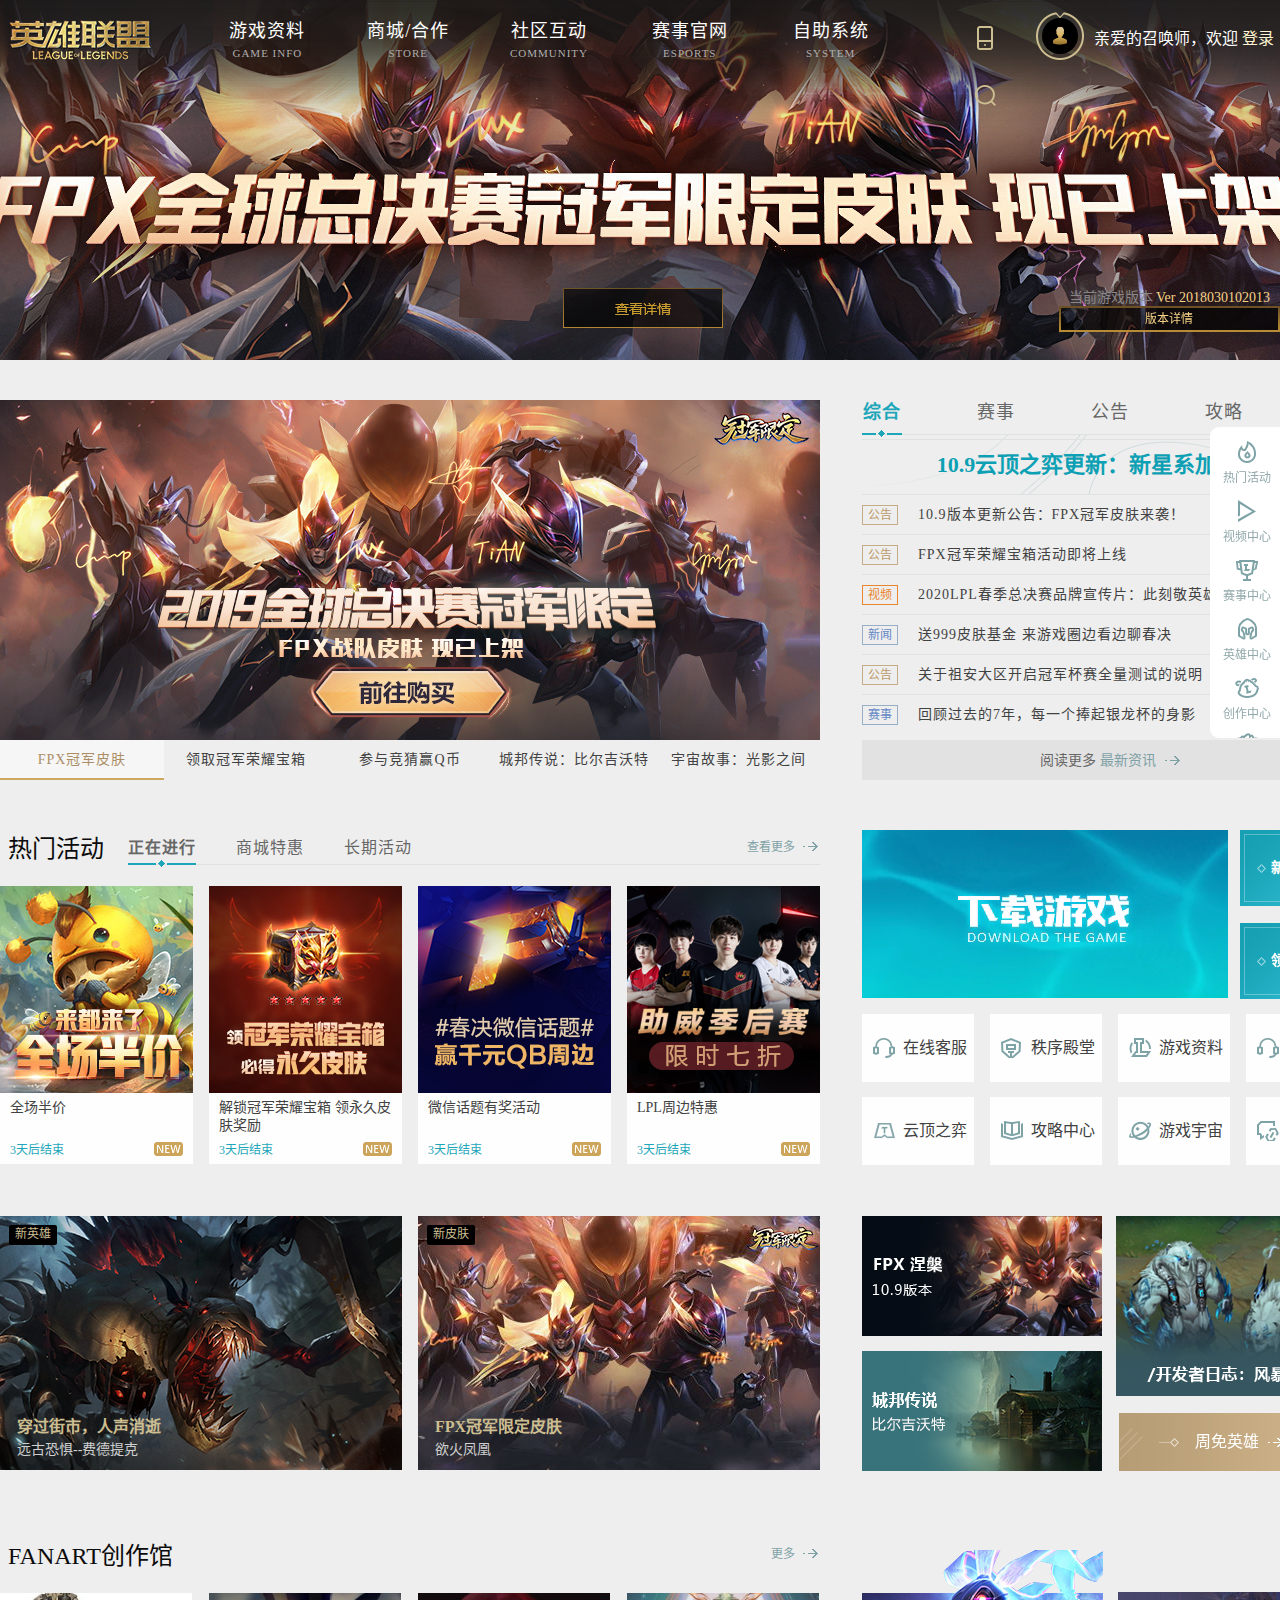
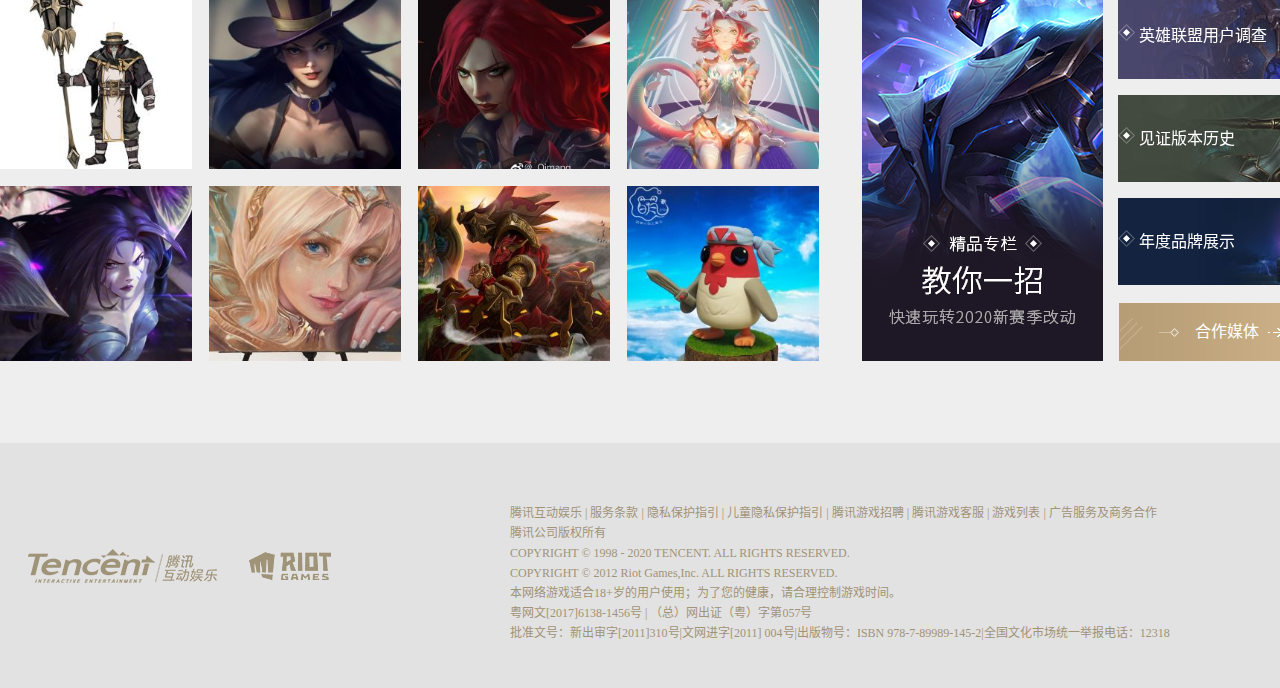
<file: 英雄联盟主页模仿/index.html>
<!DOCTYPE html>
<html lang="zh-CN">
<head>
    <meta charset="UTF-8">
    <meta name="viewport" content="width=device-width,target-densitydpi=high-dpi,initial-scale=1.0, minimum-scale=1.0, maximum-scale=1.0, user-scalable=no">
    <title>英雄联盟官网</title>
    <link rel="icon" href="./images/Icon.ico" type="image/x-icon" />
    <link rel="shortcut icon" href="./images/Icon.ico" type="image/x-icon"/>
    <link rel="stylesheet" href="css/icon.css">
    <link rel="stylesheet" href="css/animation.css">
    <link rel="stylesheet" href="css/head.css">
    <link rel="stylesheet" href="css/base.css">
    <link rel="stylesheet" href="css/topact.css">
    <link rel="stylesheet" href="css/zoombox.css">
    <link rel="stylesheet" href="css/rightnav-bar.css">
    <link rel="stylesheet" href="css/footwrap.css">
</head>
<body>
    <!--    页头-->
    <div id="head">
        <div id="head-normal">
            <a id="head-logo" href="javascript:void(0)">
                <img src="images/logo-public.png" width="167" height="60" alt="英雄联盟logo">
            </a>
            <ul id="head-nav">
                <li>
                    <a href="javascript:void(0)">
                        <span class="head-nav-title">游戏资料</span>
                        <span class="head-nav-alt">GAME INFO</span>
                    </a>
                </li>
                <li>
                    <a href="javascript:void(0)">
                        <span class="head-nav-title">商城/合作</span>
                        <span class="head-nav-alt">STORE</span>
                    </a>
                </li>
                <li>
                    <a href="javascript:void(0)">
                        <span class="head-nav-title">社区互动</span>
                        <span class="head-nav-alt">COMMUNITY</span>
                    </a>
                </li>
                <li>
                    <a href="javascript:void(0)">
                        <span class="head-nav-title">赛事官网</span>
                        <span class="head-nav-alt">ESPORTS</span>
                    </a>
                </li>
                <li>
                    <a href="javascript:void(0)">
                        <span class="head-nav-title">自助系统</span>
                        <span class="head-nav-alt">SYSTEM</span>
                    </a>
                </li>
            </ul>
            <div id="head-userinfo">
                <div id="head-userinfo-img">
                    <img width="36" height="36" src="images/user.png" alt="用户头像">
                    <a id="head-userinfo-img-href" href="javascript:void(0)"></a>
                </div>
                <div id="head-userinfo-text">
                    <p>亲爱的召唤师，欢迎<a style="font-weight: 500" href="javascript:void(0)"> 登录</a></p>
                </div>
            </div>
            <div id="client-dl">
                <a href="javascript:void(0)"></a>
            </div>
            <div id="search">
                <a href="javascript:void(0)"></a>
            </div>
            <div id="client-hover">
                <i id="client-hover-i">
                    <img id="client-hover-img1" src="images/RickAndMorty.gif" width="119" height="119" alt="">
                </i>
                <p id="client-hover-p">HELLO!</p>
                <img id="client-hover-img2" src="images/polo.gif" width="50" height="50" alt="魄罗">
            </div>
        </div>
        <div id="head-subnav">
            <div id="head-subnav-outside">
                <ul id="subnav-ul">
                    <li class="subnav-li">
                        <a class="subnav-a" href="javascript:void(0)">游戏下载</a>
                        <a class="subnav-a" href="javascript:void(0)">新手指引</a>
                        <a class="subnav-a" href="javascript:void(0)">资料库</a>
                        <a class="subnav-a" href="javascript:void(0)">
                            <i class="subnav-icon1"></i>
                            云顶之弈
                        </a>
                        <a class="subnav-a" href="javascript:void(0)">
                            <i class="subnav-icon1"></i>
                            攻略中心
                        </a>
                        <a class="subnav-a" href="javascript:void(0)">开发者基地</a>
                        <a class="subnav-a" href="javascript:void(0)">海克斯战利品库</a>
                        <a class="subnav-a" href="javascript:void(0)">英雄联盟宇宙</a>
                    </li>
                    <li class="subnav-li">
                        <a class="subnav-a" href="javascript:void(0)">电卷充值</a>
                        <a class="subnav-a" href="javascript:void(0)">
                            <i class="subnav-icon2"></i>
                            道具城
                        </a>
                        <a class="subnav-a" href="javascript:void(0)">周边商城</a>
                        <a class="subnav-a" href="javascript:void(0)">LOL桌游</a>
                        <a class="subnav-a" href="javascript:void(0)">LOL信用卡</a>
                        <a class="subnav-a" href="javascript:void(0)">网吧特权</a>
                        <a class="subnav-a" href="javascript:void(0)">电竞小说</a>
                        <a style="height: 30px;line-height: 15px" class="subnav-a" href="javascript:void(0)">Imitate by 2018030102013</a>
                    </li>
                    <li class="subnav-li">
                        <a class="subnav-a" href="javascript:void(0)">官方社区</a>
                        <a class="subnav-a" href="javascript:void(0)">视频中心</a>
                        <a class="subnav-a" href="javascript:void(0)">官方论坛</a>
                        <a class="subnav-a" href="javascript:void(0)">官方微信</a>
                        <a class="subnav-a" href="javascript:void(0)">官方微博</a>
                        <a class="subnav-a" href="javascript:void(0)">玩家创作馆</a>
                        <a class="subnav-a" href="javascript:void(0)">
                            <i class="subnav-icon1"></i>
                            作者入驻计划
                        </a>
                        <a class="subnav-a" href="javascript:void(0)">玩家服务</a>
                    </li>
                    <li class="subnav-li">
                        <a class="subnav-a" href="javascript:void(0)">
                            <i class="subnav-icon2"></i>
                            LPL职业联赛
                        </a>
                        <a class="subnav-a" href="javascript:void(0)">
                            <i class="subnav-icon2"></i>
                            LDL发展联赛
                        </a>
                        <a class="subnav-a" href="javascript:void(0)">全球总决赛</a>
                        <a class="subnav-a" href="javascript:void(0)">全明星赛</a>
                        <a class="subnav-a" href="javascript:void(0)">德玛西亚杯</a>
                        <a class="subnav-a" href="javascript:void(0)">季中冠军赛</a>
                        <a class="subnav-a" href="javascript:void(0)">洲际赛系列</a>
                        <a class="subnav-a" href="javascript:void(0)">全国高校联赛</a>
                    </li>
                    <li class="subnav-li">
                        <a class="subnav-a" href="javascript:void(0)">联系客服</a>
                        <a class="subnav-a" href="javascript:void(0)">
                            <i class="subnav-icon1"></i>
                            转区系统
                        </a>
                        <a class="subnav-a" href="javascript:void(0)">封号查询</a>
                        <a class="subnav-a" href="javascript:void(0)">账号注销</a>
                        <a class="subnav-a" href="javascript:void(0)">
                            <i class="subnav-icon1"></i>
                            信誉分系统
                        </a>
                        <a class="subnav-a" href="javascript:void(0)">服务器状态查询</a>
                        <a class="subnav-a" href="javascript:void(0)">秩序殿堂</a>
                        <a class="subnav-a" href="javascript:void(0)">
                            <i class="subnav-icon2"></i>
                            峡谷之巅
                        </a>
                    </li>
                </ul>
            </div>
        </div>
    </div>
    <!--    头部广告-->
    <div id="topact">
        <img id="topact-img" src="images/act.jpg" width="1920" height="360" alt="">
        <div id="topact-darkmask"></div>
        <div id="topact-text">
            <a id="topact-text-btn-detail" href=""></a>
            <div id="topact-text-version">
                <span id="version-title">当前游戏版本</span>
                <span id="version-number">Ver 2018030102013</span>
                <a id="version-detail" href="">版本详情</a>
            </div>
        </div>

    </div>
    <!--    首页内容-->
    <div id="zoombox">
        <div id="zoombox-part-one">
                <div id="zoombox-part-one-carousel">
                    <ul id="zoombox-part-one-carousel-list">
                        <li class="carousel-item"><a href=""><img src="images/lunbo1.jpeg" width="820" height="340" alt=""></a></li>
                        <li class="carousel-item"><a href=""><img src="images/lunbo2.jpeg" width="820" height="340" alt=""></a></li>
                        <li class="carousel-item"><a href=""><img src="images/lunbo3.jpeg" width="820" height="340" alt=""></a></li>
                        <li class="carousel-item"><a href=""><img src="images/lunbo4.jpeg" width="820" height="340" alt=""></a></li>
                        <li class="carousel-item"><a href=""><img src="images/lunbo5.jpeg" width="820" height="340" alt=""></a></li>
                    </ul>
                    <div id="zoombox-part-one-carousel-title">
                        <span class="carousel-title-item">FPX冠军皮肤</span>
                        <span class="carousel-title-item">领取冠军荣耀宝箱</span>
                        <span class="carousel-title-item">参与竞猜赢Q币</span>
                        <span class="carousel-title-item">城邦传说：比尔吉沃特</span>
                        <span class="carousel-title-item">宇宙故事：光影之间</span>
                    </div>
                </div>
                <div id="zoombox-part-one-newslist">
                    <div id="newslist-title">
                        <ul>
                            <li class="newslist-title-item newslist-title-selected">综合</li>
                            <li class="newslist-title-item">赛事</li>
                            <li class="newslist-title-item">公告</li>
                            <li class="newslist-title-item">攻略</li>
                            <li class="newslist-title-item">社区</li>
                        </ul>
                    </div>
                    <div id="newslist-content">
                        <ul id="newslist-content-ul">
                            <li class="news-first">
                                <a class="news-item-href" href="">10.9云顶之弈更新：新星系加入云顶</a>
                            </li>
                            <li class="news-item">
                                <span class="news-item-type-base news-item-type-inform">公告</span>
                                <a class="news-item-href" href="">10.9版本更新公告：FPX冠军皮肤来袭！</a>
                                <span class="news-item-time">04-29</span>
                            </li>
                            <li class="news-item">
                                <span class="news-item-type-base news-item-type-inform">公告</span>
                                <a class="news-item-href" href="">FPX冠军荣耀宝箱活动即将上线</a>
                                <span class="news-item-time">04-26</span>
                            </li>
                            <li class="news-item">
                                <span class="news-item-type-base news-item-type-video">视频</span>
                                <a class="news-item-href" href="">2020LPL春季总决赛品牌宣传片：此刻敬英雄</a>
                                <span class="news-item-time">05-01</span>
                            </li>
                            <li class="news-item">
                                <span class="news-item-type-base news-item-type-news">新闻</span>
                                <a class="news-item-href" href="">送999皮肤基金 来游戏圈边看边聊春决</a>
                                <span class="news-item-time">04-30</span>
                            </li>
                            <li class="news-item">
                                <span class="news-item-type-base news-item-type-inform">公告</span>
                                <a class="news-item-href" href="">关于祖安大区开启冠军杯赛全量测试的说明</a>
                                <span class="news-item-time">04-30</span>
                            </li>
                            <li class="news-item">
                                <span class="news-item-type-base news-item-type-match">赛事</span>
                                <a class="news-item-href" href="">回顾过去的7年，每一个捧起银龙杯的身影</a>
                                <span class="news-item-time">04-30</span>
                            </li>
                        </ul>
                        <a id="readMore" href="javascript:void(0)">
                            <span class="readMore-text1">阅读更多</span>
                            <span class="readMore-text2">最新资讯</span>
                            <i class="readMore-icon"></i>
                        </a>
                    </div>
                </div>
                <!--热门活动-->
                <div id="zoombox-part-one-activity">
                    <div class="activity-title">
                        <h2 class="activity-title-h2">热门活动</h2>
                        <ul class="activity-title-ul">
                            <li class="activity-title-li act-title-selected">正在进行</li>
                            <li class="activity-title-li">商城特惠</li>
                            <li class="activity-title-li">长期活动</li>
                        </ul>
                        <a class="activity-title-a" href="javascript:void(0)">
                            查看更多
                            <i class="readMore-icon"></i>
                        </a>
                    </div>
                    <div class="activity-content">
                        <ul class="activity-content-ul">
                            <li class="activity-content-li">
                                <img class="activity-content-li-img" src="images/act-pic1.jpg" alt="活动" width="193" height="207">
                                <p class="activity-content-li-p">全场半价</p>
                                <a class="activity-content-li-a1" href="">3天后结束</a>
                                <i class="activity-content-li-i"></i>
                                <div class="activity-content-li-hoverbanner">
                                    <i></i>
                                    <div></div>
                                </div>
                                <a class="activity-content-li-a2" href=""></a>
                            </li>
                            <li class="activity-content-li">
                                <img class="activity-content-li-img" src="images/act-pic2.jpg" alt="活动" width="193" height="207">
                                <p class="activity-content-li-p">解锁冠军荣耀宝箱 领永久皮肤奖励</p>
                                <a class="activity-content-li-a1" href="">3天后结束</a>
                                <i class="activity-content-li-i"></i>
                                <div class="activity-content-li-hoverbanner">
                                    <i></i>
                                    <div></div>
                                </div>
                                <a class="activity-content-li-a2" href=""></a>
                            </li>
                            <li class="activity-content-li">
                                <img class="activity-content-li-img" src="images/act-pic3.jpg" alt="活动" width="193" height="207">
                                <p class="activity-content-li-p">微信话题有奖活动</p>
                                <a class="activity-content-li-a1" href="">3天后结束</a>
                                <i class="activity-content-li-i"></i>
                                <div class="activity-content-li-hoverbanner">
                                    <i></i>
                                    <div></div>
                                </div>
                                <a class="activity-content-li-a2" href=""></a>
                            </li>
                            <li class="activity-content-li">
                                <img class="activity-content-li-img" src="images/act-pic4.jpg" alt="活动" width="193" height="207">
                                <p class="activity-content-li-p">LPL周边特惠</p>
                                <a class="activity-content-li-a1" href="">3天后结束</a>
                                <i class="activity-content-li-i"></i>
                                <div class="activity-content-li-hoverbanner">
                                    <i></i>
                                    <div>
                                        <h4></h4>
                                        <p></p>
                                        <p></p>
                                    </div>
                                </div>
                                <a class="activity-content-li-a2" href=""></a>
                            </li>
                        </ul>
                    </div>
                </div>
                <!--游戏功能导航-->
                <div id="zoombox-part-one-gamenav">
                    <ul class="zoombox-part-one-gamenav-ul">
                        <li class="btn-download">
                            <video muted autoplay loop width="366" height="168">
                                <source src="images/game-download.mpeg" type="video/mp4">
                            </video>
                            <a href="javascript:void(0)"></a>
                        </li>
                        <li class="btn-newplay">
                            新手必备
                            <div id="btn-newplay-hover">
                                <a class="newplay-hover-a" href="javascript:void(0)">
                                    <i class="newplay-icon1"></i>
                                    指引
                                </a>
                                <a class="newplay-hover-a" href="javascript:void(0)">
                                    <i class="newplay-icon2"></i>
                                    礼包
                                </a>
                            </div>
                        </li>
                        <li class="btn-s2">
                            <a class="btn-s2-a" href="javascript:void(0)">领取中心</a>
                        </li>
                        <li class="btn-s3">
                            <a class="btn-sa" href="javascript:void(0)">
                                <i class="icon-zxkf"></i>
                                在线客服
                            </a>
                        </li>
                        <li class="btn-s3">
                            <a class="btn-sa" href="javascript:void(0)">
                                <i class="icon-zxdt"></i>
                                秩序殿堂
                            </a>
                        </li>
                        <li class="btn-s3">
                            <a class="btn-sa" href="javascript:void(0)">
                                <i class="icon-yxzl"></i>
                                游戏资料
                            </a>
                        </li>
                        <li class="btn-s4">
                            <a class="btn-sa" href="javascript:void(0)">
                                <i class="icon-xgzd"></i>
                                峡谷之巅
                            </a>
                        </li>
                        <li class="btn-s3">
                            <a class="btn-sa" href="javascript:void(0)">
                                <i class="icon-ydzy"></i>
                                云顶之弈
                            </a>
                        </li>
                        <li class="btn-s3">
                            <a class="btn-sa" href="javascript:void(0)">
                                <i class="icon-glzx"></i>
                                攻略中心
                            </a>
                        </li>
                        <li class="btn-s3">
                            <a class="btn-sa" href="javascript:void(0)">
                                <i class="icon-yxyz"></i>
                                游戏宇宙
                            </a>
                        </li>
                        <li class="btn-s4">
                            <a class="btn-sa" href="javascript:void(0)">
                                <i class="icon-wxbd"></i>
                                微信绑定
                            </a>
                        </li>
                    </ul>
                </div>
                <!--新英雄与新皮肤-->
                <div id="zoombox-part-one-newhero">
                    <!--新英雄介绍-->
                    <div id="newhero-part-one">
                        <img src="images/newhero.jpg" width="402" height="254" alt="新英雄">
                        <p class="newhero-part-one-p1">新英雄</p>
                        <p class="newhero-part-one-p2">穿过街市，人声消逝</p>
                        <p class="newhero-part-one-p3">远古恐惧--费德提克</p>
                        <div id="newhero-part-one-hover">
                            <i class="newhero-part-one-hover-i"></i>
                            <p class="newhero-part-one-hover-p">远古恐惧 费德提克</p>
                            <a class="newhero-part-one-hover-more" href="javascript:void(0)">查看详情</a>
                        </div>
                    </div>
                    <!--新皮肤介绍-->
                    <div id="newhero-part-two">
                        <img src="images/fpx.jpg" width="402" height="254" alt="fpx">
                        <p class="newhero-part-two-p1">新皮肤</p>
                        <p class="newhero-part-two-p2">FPX冠军限定皮肤</p>
                        <p class="newhero-part-two-p3">欲火凤凰</p>
                        <div id="newhero-part-two-hover">
                            <i class="newhero-part-one-hover-i"></i>
                            <p class="newhero-part-one-hover-p">FPX冠军皮肤</p>
                            <a class="newhero-part-one-hover-more" href="javascript:void(0)">查看详情</a>
                        </div>
                    </div>
                </div>
                <!--版本导航-->
                <div id="zoombox-part-one-version">
                    <div id="version-part-one">
                        <img src="images/fpx-version.jpg" width="240" height="120" alt="版本详情">
                        <div class="version-part-one-hover">
                            
                        </div>
                    </div>
                    <div id="version-part-two">
                        <img src="images/version-part2-img.jpg" width="242" height="180" alt="狗熊重做">
                    </div>
                    <div id="version-part-three">
                        <img src="images/version-part3-img1.jpg" width="240" height="120" alt="联盟宇宙">
                        <img class="version-part3-img2" src="images/version-part3-img2.jpg" width="240" height="120" alt="联盟宇宙">
                        <a class="version-part3-a" href="javascript:void(0)"></a>
                    </div>
                    <div id="version-part-four">
                        <a class="version-part4-a" href="javascript:void(0)">
                            <i class="icon-lfet"></i>
                            周免英雄
                            <i class="icon-more"></i>
                            <i class="icon-right"></i>
                        </a>
                    </div>
                    <div id="version-part-four-hover">
                        <i class="icon-upward"></i>
                        <ul class="version-part4-hover-ul">
                            <li class="version-part4-hover-li">
                                <img class="version-part4-hover-img" src="images/hero/Ashe.png"  alt="">
                                <a class="version-part4-hover-a" href=""></a>
                            </li>
                            <li class="version-part4-hover-li">
                                <img class="version-part4-hover-img" src="images/hero/Blitzcrank.png"  alt="">
                                <a class="version-part4-hover-a" href=""></a>
                            </li>
                            <li class="version-part4-hover-li">
                                <img class="version-part4-hover-img" src="images/hero/Caitlyn.png"  alt="">
                                <a class="version-part4-hover-a" href=""></a>
                            </li>
                            <li class="version-part4-hover-li">
                                <img class="version-part4-hover-img" src="images/hero/Chogath.png"  alt="">
                                <a class="version-part4-hover-a" href=""></a>
                            </li>
                            <li class="version-part4-hover-li">
                                <img class="version-part4-hover-img" src="images/hero/Fiora.png"  alt="">
                                <a class="version-part4-hover-a" href=""></a>
                            </li>
                            <li class="version-part4-hover-li">
                                <img class="version-part4-hover-img" src="images/hero/Garen.png"  alt="">
                                <a class="version-part4-hover-a" href=""></a>
                            </li>
                            <li class="version-part4-hover-li">
                                <img class="version-part4-hover-img" src="images/hero/Illaoi.png"  alt="">
                                <a class="version-part4-hover-a" href=""></a>
                            </li>
                            <li class="version-part4-hover-li">
                                <img class="version-part4-hover-img" src="images/hero/Kayle.png"  alt="">
                                <a class="version-part4-hover-a" href=""></a>
                            </li>
                            <li class="version-part4-hover-li">
                                <img class="version-part4-hover-img" src="images/hero/Nidalee.png"  alt="">
                                <a class="version-part4-hover-a" href=""></a>
                            </li>
                            <li class="version-part4-hover-li">
                                <img class="version-part4-hover-img" src="images/hero/Rengar.png"  alt="">
                                <a class="version-part4-hover-a" href=""></a>
                            </li>
                            <li class="version-part4-hover-li">
                                <img class="version-part4-hover-img" src="images/hero/Ryze.png"  alt="">
                                <a class="version-part4-hover-a" href=""></a>
                            </li>
                            <li class="version-part4-hover-li">
                                <img class="version-part4-hover-img" src="images/hero/Sett.png"  alt="">
                                <a class="version-part4-hover-a" href=""></a>
                            </li>
                            <li class="version-part4-hover-li">
                                <img class="version-part4-hover-img" src="images/hero/Sion.png"  alt="">
                                <a class="version-part4-hover-a" href=""></a>
                            </li>
                            <li class="version-part4-hover-li">
                                <img class="version-part4-hover-img" src="images/hero/Syndra.png"  alt="">
                                <a class="version-part4-hover-a" href=""></a>
                            </li>
                            <li class="version-part4-hover-li">
                                <img class="version-part4-hover-img" src="images/hero/Taliyah.png"  alt="">
                                <a class="version-part4-hover-a" href=""></a>
                            </li>
                            <li class="version-part4-hover-li">
                                <img class="version-part4-hover-img" src="images/hero/Taric.png" alt="">
                                <a class="version-part4-hover-a" href=""></a>
                            </li>
                            <li class="version-part4-hover-li">
                                <img class="version-part4-hover-img" src="images/hero/Teemo.png" alt="">
                                <a class="version-part4-hover-a" href=""></a>
                            </li>
                            <li class="version-part4-hover-li">
                                <img class="version-part4-hover-img" src="images/hero/Zilean.png"  alt="">
                                <a class="version-part4-hover-a" href=""></a>
                            </li>
                        </ul>
                    </div>
                </div>
                <div id="zoombox-part-one-exhibition">
                    <div id="exhibition-left">
                        <div id="exhibition-left-title">
                            <h2 class="exhibition-left-title-h2">FANART创作馆</h2>
                            <a class="exhibition-left-title-a" href="">
                                更多
                                <i class="readMore-icon"></i>
                            </a>
                        </div>
                        <ul id="exhibition-left-content">
                            <li>
                                <a href="">
                                    <img class="exhibition-left-img" src="images/exhibition-1.jpg" width="192" height="192" alt="">
                                </a>
                                <div class="content-text">
                                    <h4>贾科斯</h4>
                                </div>
                            </li>
                            <li>
                                <a href="">
                                    <img class="exhibition-left-img" src="images/exhibition-2.jpg" width="192" height="192" alt="">
                                </a>
                                <div class="content-text">
                                    <h4>凯瑟琳</h4>
                                </div>
                            </li>
                            <li>
                                <a href="">
                                    <img class="exhibition-left-img" src="images/exhibition-3.jpg" width="192" height="192" alt="">
                                </a>
                                <div class="content-text">
                                    <h4>卡特琳娜</h4>
                                </div>
                            </li>
                            <li>
                                <a href="">
                                    <img class="exhibition-left-img" src="images/exhibition-4.jpg" width="192" height="192" alt="">
                                </a>
                                <div class="content-text">
                                    <h4>星之守护者 妮寇</h4>
                                </div>
                            </li>
                            <li>
                                <a href="">
                                    <img class="exhibition-left-img" src="images/exhibition-5.jpg" width="192" height="192" alt="">
                                </a>
                                <div class="content-text">
                                    <h4>卡莎</h4>
                                </div>
                            </li>
                            <li>
                                <a href="">
                                    <img class="exhibition-left-img" src="images/exhibition-6.jpg" width="192" height="192" alt="">
                                </a>
                                <div class="content-text">
                                    <h4>拉克丝</h4>
                                </div>
                            </li>
                            <li>
                                <a href="">
                                    <img class="exhibition-left-img" src="images/exhibition-7.jpg" width="192" height="192" alt="">
                                </a>
                                <div class="content-text">
                                    <h4>三国神兽 饕餮</h4>
                                </div>
                            </li>
                            <li>
                                <a href="">
                                    <img class="exhibition-left-img" src="images/exhibition-8.jpg" width="192" height="192" alt="">
                                </a>
                                <div class="content-text">
                                    <h4>云顶小小英雄</h4>
                                </div>
                            </li>
                        </ul>
                    </div>
                    <div id="exhibition-right">
                        <div id="exhibition-right-part1">
                            <a href="">
                                <img src="images/creat-pic5.png" width="241" height="411" alt="">
                            </a>
                        </div>
                        <ul id="exhibition-right-part2">
                            <li class="part2-href">
                                <img src="images/act-6.jpg" alt="">
                                <a class="part2-a" href="">
                                    <i class="part2-i"></i>
                                    英雄联盟用户调查
                                </a>
                            </li>
                            <li class="part2-href">
                                <img src="images/act-7.jpg" alt="">
                                <a class="part2-a" href="">
                                    <i class="part2-i"></i>
                                    见证版本历史
                                </a>
                            </li>
                            <li class="part2-href">
                                <img src="images/act-8.jpg" alt="">
                                <a class="part2-a" href="">
                                    <i class="part2-i"></i>
                                    年度品牌展示
                                </a>
                            </li>
                            <li class="part2-btn">
                                <a class="part2-btn-a" href="javascript:void(0)">
                                    <i class="part2-btn-icon1"></i>
                                    合作媒体
                                    <i class="part2-btn-icon2"></i>
                                    <i class="part2-btn-icon3"></i>
                                    <div id="part2-btn-dropdown">
                                        <ul id="dropdown-contain">
                                            <li class="dropdown-item"><a href="javascript:void(0)">合作媒体</a></li>
                                            <li class="dropdown-item"><a href="javascript:void(0)">合作媒体</a></li>
                                            <li class="dropdown-item"><a href="javascript:void(0)">合作媒体</a></li>
                                            <li class="dropdown-item"><a href="javascript:void(0)">合作媒体</a></li>
                                            <li class="dropdown-item"><a href="javascript:void(0)">合作媒体</a></li>
                                            <li class="dropdown-item"><a href="javascript:void(0)">合作媒体</a></li>
                                            <li class="dropdown-item"><a href="javascript:void(0)">合作媒体</a></li>
                                            <li class="dropdown-item"><a href="javascript:void(0)">合作媒体</a></li>
                                            <li class="dropdown-item"><a href="javascript:void(0)">合作媒体</a></li>
                                            <li class="dropdown-item"><a href="javascript:void(0)">合作媒体</a></li>
                                            <li class="dropdown-item"><a href="javascript:void(0)">合作媒体</a></li>
                                            <li class="dropdown-item"><a href="javascript:void(0)">合作媒体</a></li>
                                            <li class="dropdown-item"><a href="javascript:void(0)">合作媒体</a></li>
                                            <li class="dropdown-item"><a href="javascript:void(0)">合作媒体</a></li>
                                            <li class="dropdown-item"><a href="javascript:void(0)">合作媒体</a></li>
                                            <li class="dropdown-item"><a href="javascript:void(0)">合作媒体</a></li>
                                            <li class="dropdown-item"><a href="javascript:void(0)">合作媒体</a></li>
                                            <li class="dropdown-item"><a href="javascript:void(0)">合作媒体</a></li>
                                            <li class="dropdown-item"><a href="javascript:void(0)">合作媒体</a></li>
                                            <li class="dropdown-item"><a href="javascript:void(0)">合作媒体</a></li>
                                        </ul>
                                    </div>
                                </a>
                            </li>
                        </ul>
                    </div>
                </div>

        </div>
    </div>
    <!--    侧边栏-->
    <div id="rightnav-bar">
        <ul id="rightnav-bar-ul">
            <li class="rightnav-bar-li">
                <span>
                    <i style="background-position: -239px -99px;width: 18px;height: 22px;"></i>
                </span>
                <a>热门活动</a>
            </li>
            <li class="rightnav-bar-li">
                <span>
                    <i style="background-position: -262px -99px;width: 18px;height: 22px;"></i>
                </span>
                <a>视频中心</a>
            </li>
            <li class="rightnav-bar-li">
                <span>
                    <i style="background-position: -220px -46px;width: 22px;height: 21px;"></i>
                </span>
                <a>赛事中心</a>
            </li>
            <li class="rightnav-bar-li">
                <span>
                    <i style="background-position: -269px -72px;width: 19px;height: 22px;"></i>
                </span>
                <a>英雄中心</a>
            </li>
            <li class="rightnav-bar-li">
                <span>
                    <i style="background-position: -287px -12px;width: 24px;height: 20px;"></i>
                </span>
                <a>创作中心</a>
            </li>
            <li class="rightnav-bar-li" id="btn-returnTop">
                <span>
                    <i style="background-position: -193px -12px;width: 33px;height: 29px"></i>
                </span>
                <a>回到顶部</a>
            </li>
        </ul>
    </div>
    <!--    底部版权-->
    <div id="footwrap">
        <div id="footwrap-outside">
            <div id="footwrap-inside">
                <div id="footwrap-main">
                    <div id="footwrap-icon">
                        <a  class="footwrap-a1" href=""></a>
                        <a  class="footwrap-a2" href=""></a>
                    </div>
                    <ul id="footwrap-link">
                        <li>
                            <a href="">腾讯互动娱乐</a>
                            <span class="link-divide">|</span>
                            <a href="">服务条款</a>
                            <span class="link-divide">|</span>
                            <a href="">隐私保护指引</a>
                            <span class="link-divide">|</span>
                            <a href="">儿童隐私保护指引</a>
                            <span class="link-divide">|</span>
                            <a href="">腾讯游戏招聘</a>
                            <span class="link-divide">|</span>
                            <a href="">腾讯游戏客服</a>
                            <span class="link-divide">|</span>
                            <a href="">游戏列表</a>
                            <span class="link-divide">|</span>
                            <a href="">广告服务及商务合作</a>
                        </li>
                        <li>
                            <a href="">腾讯公司版权所有</a>
                        </li>
                        <li>
                            <p>COPYRIGHT © 1998 - 2020 TENCENT. ALL RIGHTS RESERVED.</p>
                            <p>COPYRIGHT © 2012 Riot Games,Inc. ALL RIGHTS RESERVED.</p>
                        </li>
                        <li>本网络游戏适合18+岁的用户使用；为了您的健康，请合理控制游戏时间。</li>
                        <li>
                            <a href="">粤网文[2017]6138-1456号</a>
                            <span class="link-divide">|</span>
                            <a href="">（总）网出证（粤）字第057号</a>
                        </li>
                        <li>批准文号：新出审字[2011]310号<span class="link-divide">|</span>文网进字[2011] 004号<span class="link-divide">|</span>出版物号：ISBN 978-7-89989-145-2<span class="link-divide">|</span>全国文化市场统一举报电话：12318 </li>
                    </ul>
                </div>
            </div>
        </div>
    </div>
    <script  type="module" src="js/dataStore.js"></script>
    <script  type="module" src="js/carousel.js"></script>
    <script  type="module" src="js/notice.js"></script>
    <script  type="module" src="js/head-nav.js"></script>
    <script  type="module" src="js/hot-activity.js"></script>
    <script  type="module" src="js/returnTop.js"></script>
</body>
</html>
</file>
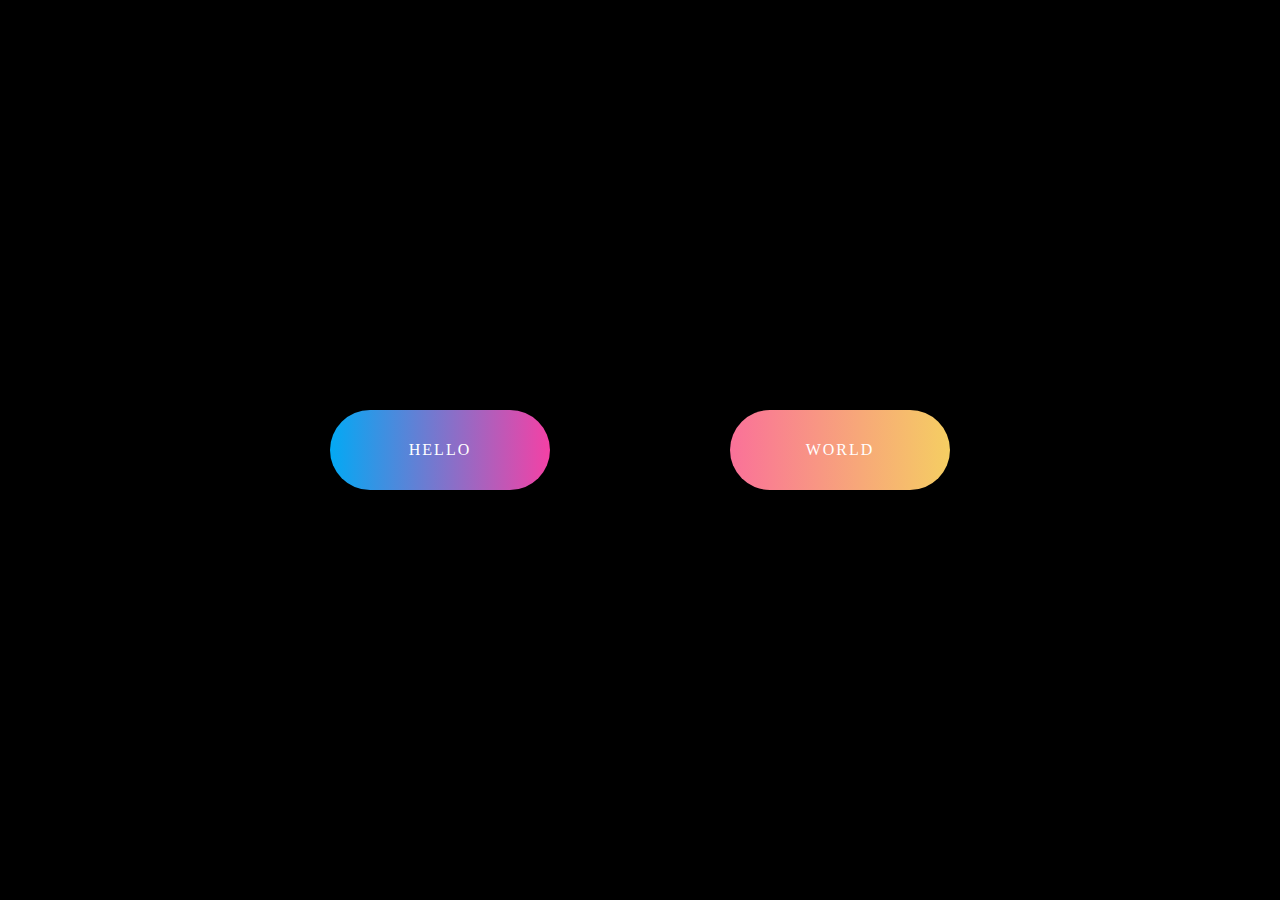
<file: 按钮样式/冷光效果.html>
<!DOCTYPE html>
<html lang="en">
<head>
    <meta charset="UTF-8">
    <title>冷光效果</title>
    <style>
        *{
            margin: 0 auto;
            padding: 0;
        }
        html,body{
            width: 100%;
            height: 100%;
            overflow: hidden;
            display: flex;
            background: #000;
        }
        #container{
            width: 800px;
            height: 800px;
            margin: auto;
            display: flex;
        }
        #btn-1,#btn-2{
            width: 220px;
            height: 80px;
            margin: auto;
            border-radius: 50px;
            color: #fff;
            line-height: 80px;
            text-align: center;
            text-decoration: none;
            letter-spacing: 2px;
            position: relative;
            transition: font-size .4s;
        }
        #btn-1{
            background: linear-gradient(90deg,#03a9f4,#f441a5,#ffeb3b,#03a9f4);
            background-size: 300%;
        }
        #btn-2{
            background: linear-gradient(90deg,#fa7199,#f5ce62,#e43603,#fa7199);
            background-size: 300%;
        }
        #btn-1:before,#btn-2:before{
            content: "";
            position: absolute;
            background: inherit;
            border-radius: 50px;
            top: -5px;
            left: -5px;
            right: -5px;
            bottom: -5px;
            filter: blur(20px);
            transition: opacity .4s;
            opacity: 0;
        }
        #btn-1:hover:before,
        #btn-2:hover:before{
            opacity: 1;
            z-index: -1;
        }
        #btn-1:hover,
        #btn-2:hover{
            -webkit-animation: glow 8s infinite;
            -o-animation: glow 6s infinite;
            animation: glow 6s infinite;
            z-index: 1;
            font-size: 20px;
        }
        @keyframes glow {
            0%{
                background-position: 0;
            }
            100%{
                background-position: 400%;
            }
        }
    </style>
</head>
<body>
    <div id="container">
        <a id="btn-1" href="javascript:void(0)">HELLO</a>
        <a id="btn-2" href="javascript:void(0)">WORLD</a>
    </div>
</body>
</html>
</file>
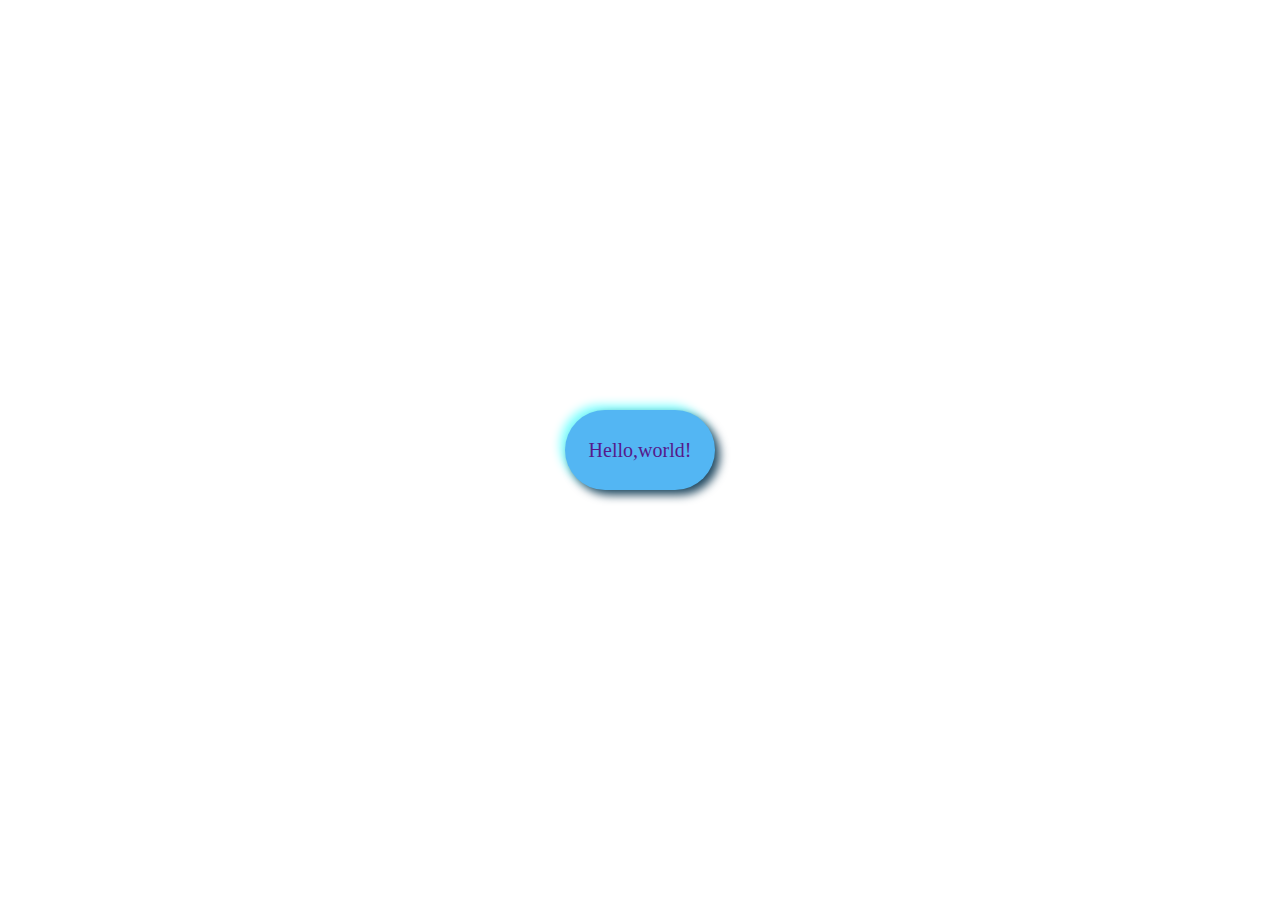
<file: 按钮样式/响应式涟漪效果.html>
<!DOCTYPE html>
<html lang="en">
<head>
    <meta charset="UTF-8">
    <title>一种响应式涟漪效果按钮样式</title>
    <style>
        *{
            margin:0 auto;
            text-decoration: none;
        }
        body,html{
            width: 100%;
            height: 100%;
            overflow: hidden;
            display: flex;
        }
        #container{
            width: 400px;
            height: 400px;
            position: relative;
            margin: auto;
            display: flex;
        }
        #main{
            width: 150px;
            height: 80px;
            margin: auto;
        }
        #main-a{
            display: block;
            width: 100%;
            height: 100%;
            text-align: center;
            line-height: 80px;
            border-radius: 60px;
            transition: color .3s cubic-bezier(0, 0, 0.2, 1),box-shadow 0.3s cubic-bezier(0, 0, 0.2, 1);
            overflow: hidden;
            position: relative;
            font-size: 20px;
            background: #53b6f3;
            box-shadow:  5px 5px 10px #214961,
            -5px -5px 10px #85ffff;
            z-index: 60;
        }
        #main-a:hover{
            color: white;
            box-shadow:  5px 5px 10px #214961,
            -5px -5px 10px #006391;
        }
        #main-a:hover .cover{
            width: 400px;
            height: 400px;
        }
        .cover{
            width: 0;
            height: 0;
            border-radius: 50%;
            position: absolute;
            top: 0;
            left: 0;
            background: #003791;
            transition: width .6s cubic-bezier(0, 0, 0.2, 1), height .6s cubic-bezier(0, 0, 0.2, 1);
            transform: translate(-50%, -50%);
            z-index: -1;
        }
    </style>
</head>
<body>
    <div id="container">
        <div id="main">
            <a id="main-a" href="">
                Hello,world!
                <div id="cover" class="cover"></div>
            </a>
        </div>
    </div>
    <script>
        /*获取元素*/
        let mya = document.getElementById("main-a");
        let cover=document.getElementById("cover");
        /*添加监听器*/
        mya.addEventListener( "mouseenter", function(event){
            /*获取鼠标进入元素时瞬间鼠标的坐标，用于设置涟漪效果的产生位置*/
            /*鼠标的坐标是相对于浏览器的，包括视窗，工具栏，会随着浏览器大小变化而变化，左上角位0，0*/
            let x=event.clientX;
            let y=event.clientY;
            console.log("鼠标进入元素时相对于浏览器的坐标：",x,y);
            /*getBoundingClientRect用于获取某个元素相对于视窗的位置集合。集合中有top, right, bottom, left等属性*/
            let myaRect=this.getBoundingClientRect();
            /*获取元素顶部距离视窗（viewport）的垂直距离*/
            let myaTop=myaRect.top;
            /*获取元素距离视窗（viewport）左边的水平距离*/
            let myaLeft=myaRect.left;
            /*获取鼠标进入时的位置相对于元素的坐标，并将其设置成覆盖元素的产生位置*/
            cover.style.left=x-myaLeft+"px";
            cover.style.top =y-myaTop+"px";
        });
        /*鼠标离开时过程与进入时类似*/
        mya.addEventListener( "mouseleave", function(event){
            let x=event.clientX;
            let y=event.clientY;
            console.log("鼠标离开元素时相对于浏览器的坐标：",x,y);
            let myaRect=this.getBoundingClientRect();
            let myaTop=myaRect.top;
            let myaLeft=myaRect.left;
            cover.style.left=x-myaLeft+"px";
            cover.style.top =y-myaTop+"px";
        });
    </script>
</body>
</html>
</file>
<file: 英雄联盟主页模仿/css/icon.css>
.icon-glzx{
    display: inline-block;
    vertical-align: middle;
    margin: -2px 4px 0 4px;
    background-image: url("../images/comm-spr.png");
    background-size: 393px 200px;
    background-repeat: no-repeat;
    background-position: -371px -12px;
    width: 22px;
    height: 20px;
}
.icon-wxbd{
    display: inline-block;
    vertical-align: middle;
    margin: -2px 4px 0 4px;
    background-image: url("../images/comm-spr.png");
    background-size: 393px 200px;
    background-repeat: no-repeat;
    background-position: -193px -46px;
    width: 22px;
    height: 20px;
}
.icon-xgzd{
    display: inline-block;
    vertical-align: middle;
    margin: -2px 4px 0 4px;
    background-image: url("../images/comm-spr.png");
    background-size: 393px 200px;
    background-repeat: no-repeat;
    background-position: -316px -12px;
    width: 22px;
    height: 20px;
}
.icon-yxyz{
    display: inline-block;
    vertical-align: middle;
    margin: -2px 4px 0 4px;
    background-image: url("../images/comm-spr.png");
    background-size: 393px 200px;
    background-repeat: no-repeat;
    background-position: -274px -46px;
    width: 22px;
    height: 20px;
}
.icon-zxdt{
    display: inline-block;
    vertical-align: middle;
    margin: -2px 4px 0 4px;
    background-image: url("../images/comm-spr.png");
    background-size: 393px 200px;
    background-repeat: no-repeat;
    background-position: -219px -72px;
    width: 22px;
    height: 20px;
}
.icon-zxkf{
    display: inline-block;
    vertical-align: middle;
    margin: -2px 4px 0 4px;
    background-image: url("../images/comm-spr.png");
    background-size: 393px 200px;
    background-repeat: no-repeat;
    background-position: -316px -12px;
    width: 22px;
    height: 20px;
}
.icon-yxzl{
    display: inline-block;
    vertical-align: middle;
    margin: -2px 4px 0 4px;
    background-image: url("../images/comm-spr.png");
    background-size: 393px 200px;
    background-repeat: no-repeat;
    background-position: -343px -12px;
    width: 22px;
    height: 20px;
}
.icon-ydzy{
    display: inline-block;
    vertical-align: middle;
    margin: -2px 4px 0 4px;
    background-image: url("../images/comm-spr.png");
    background-size: 393px 200px;
    background-repeat: no-repeat;
    background-position: -280px -125px;
    width: 22px;
    height: 20px;
}
.icon-lfet,.icon-right{
    background-image: url("../images/index-spr.png");
    background-size: 638px 572px;
    background-repeat: no-repeat;
    width: 20px;
    height: 9px;
    display: inline-block;
    vertical-align: middle;
    margin: -1px 12px 0 12px;
    opacity: .7;
}
.icon-lfet{
    background-position: -531px -226px;
}
.icon-right{
    background-position: -506px -226px;
}
.icon-more{
    background-image: url("../images/comm-spr.png");
    background-size: 393px 200px;
    background-repeat: no-repeat;
    background-position: -342px -99px;
    width: 15px;
    height: 9px;
    display: inline-block;
    vertical-align: middle;
    margin: -2px 0 0 5px;
    animation: 1.5s linear infinite;
    -webkit-animation: 1.5s linear infinite;
}
.icon-upward{
    display: block;
    background-image: url("../images/index-spr.png");
    background-size: 638px 572px;
    background-repeat: no-repeat;
    background-position: -556px -226px;
    width: 14px;
    height: 7px;
    position: absolute;
    top: -7px;
    right: 114px;
    z-index: 10;
}
</file>
<file: 英雄联盟主页模仿/css/animation.css>
@keyframes subnavShow {
    0%{-webkit-transform: translateY(-10px);
        transform: translateY(-10px);
        opacity: 0;}
    100%{-webkit-transform: translateY(0);
        transform: translateY(0);
        opacity: 1;}
}

@keyframes leftward{
    0%, 100%, 54% {
        -webkit-transform: translateX(0);
        transform: translateX(0);
    }
    18%, 36% {
        -webkit-transform: translateX(4px);
        transform: translateX(4px);
    }
    27% {
        -webkit-transform: translateX(1px);
        transform: translateX(1px);
    }
}
@keyframes scale1 {
    0%, 10%, 100%, 50%, 70% {
        -webkit-transform: scale(1);
        transform: scale(1);
    }
    30% {
        -webkit-transform: scale(0.9);
        transform: scale(0.9);
    }
    40% {
        -webkit-transform: scale(1.3);
        transform: scale(1.3);
    }
    60% {
        -webkit-transform: scale(1.15);
        transform: scale(1.15);
    }
}

@keyframes opacityshow {
    from{opacity: 0}
    to{opacity: 1}
}
@keyframes jump{
    0% {
        -webkit-transform: translate(0);
        transform: translate(0);
    }
    10% {
        -webkit-transform: translateY(5px) scaleX(1.2) scaleY(.8);
        transform: translateY(5px) scaleX(1.2) scaleY(.8);
    }
    30% {
        -webkit-transform: translateY(-13px) scaleX(1) scaleY(1) rotateZ(5deg);
        transform: translateY(-13px) scaleX(1) scaleY(1) rotateZ(5deg);
    }
    50% {
        -webkit-transform: translateY(0) scale(1) rotateZ(0);
        transform: translateY(0) scale(1) rotateZ(0);
    }
    55% {
        -webkit-transform: translateY(0) scaleX(1.1) scaleY(.9) rotateZ(0);
        transform: translateY(0) scaleX(1.1) scaleY(.9) rotateZ(0);
    }
    70% {
        -webkit-transform: translateY(-4px) scaleX(1) scaleY(1) rotateZ(-2deg);
        transform: translateY(-4px) scaleX(1) scaleY(1) rotateZ(-2deg);
    }
    80% {
        -webkit-transform: translateY(0) scaleX(1) scaleY(1) rotateZ(0);
        transform: translateY(0) scaleX(1) scaleY(1) rotateZ(0);
    }
    85% {
        -webkit-transform: translateY(0) scaleX(1.05) scaleY(0.95) rotateZ(0);
        transform: translateY(0) scaleX(1.05) scaleY(.95) rotateZ(0);
    }
    100% {
        -webkit-transform: translateY(0) scaleX(1) scaleY(1);
        transform: translateY(0) scaleX(1) scaleY(1);
    }
}
</file>
<file: 英雄联盟主页模仿/css/head.css>
@import "animation.css";
#head{
    width: 100%;
    height: 78px;
    overflow: visible;
    top: 0;
    left: 0;
    z-index: 12;
    position: absolute;
    transition: background-color 0.6s;
}

#head-normal{
    width: 100%;
    height: 78px;
    position: relative;
    margin: 0 auto;
    z-index: 10;
    max-width: 1358px;
    min-width: 1230px;
}

#head-logo{
    width: 167px;
    height: 60px;
    float: left;
    margin-top: 10px;
}
#head-nav{
    width: 55%;
    height: 78px;
    float: left;
    box-sizing: border-box;
    margin-left: 30px;
    padding-top: 16px;
}

#head-nav>li{
    list-style: none;
    float: left;
    width: 20%;
    height: 78px;
    text-align: center;
}
#head-nav>li>a{
    display: block;
    width: 100%;
    height: 100%;
}
.head-nav-title{
    display: block;
    color: #fff;
    font-size: 18px;
    letter-spacing: 1px;
}
.head-nav-alt{
    display: block;
    color: #aeaeae;
    font-size: 11px;
    margin-top: 5px;
    letter-spacing: 1px;
}
#head-userinfo{
    float: right;
    width: 244px;
    height: 78px;
    position: relative;
    z-index: 3;
}
#head-userinfo-img{
    float: left;
    width: 48px;
    height: 50px;
    position: relative;
    margin-top: 18px;
    line-height: 48px;
    text-align: center;
    font-size: 0;
}
#head-userinfo-img>img{
    width: 36px;
    height: 36px;
    display: inline-block;
    border-radius: 50%;
}
#head-userinfo-img-href{
    display: block;
    width: 48px;
    height: 50px;
    background-image: url("../images/topfoot-spr.png");
    background-position: -216px -115px;
    background-repeat: no-repeat;
    position: absolute;
    left: 0;
    top: -8px;
}
#head-userinfo-text{
    float: left;
    margin-left: 10px;
}
#head-userinfo-text>p{
    color: #fefefe;
    font-size: 16px;
    line-height: 78px;
}
#head-userinfo-text>p>a{
    color: #fff3d0;
}
#client-dl{
    float: right;
    width: 40px;
    height: 40px;
    text-align: center;
    line-height: 40px;
    margin: 17px 31px 0 0;
    -webkit-transition: filter .3s;
    transition: filter .3s;
    filter: brightness(1);
    -webkit-filter: brightness(1);
}
#client-dl:hover{
    filter: brightness(1.5);
    -webkit-filter: brightness(1.5);
}
#client-dl>a{
    display: inline-block;
    width: 16px;
    height: 24px;
    background-image: url("../images/topfoot-spr.png");
    background-size: 405px 178px;
    background-repeat: no-repeat;
    background-position: -303px -84px;
    vertical-align: middle;
}
#client-hover{
    width: 211px;
    height: 178px;
    position: absolute;
    top: 68px;
    right: 190px;
    display: none;
    background-image: url("../images/topfoot-spr.png");
    background-position: 0 0;
    background-repeat: no-repeat;
    background-size: 405px 178px;
    overflow: hidden;
}
#client-hover-i{
    display: block;
    width: 120px;
    height: 120px;
    text-align: center;
    line-height: 117px;
    background-color: #fff;
    margin: 22px auto 0 auto;
    border-radius: 10px;
    overflow: hidden;
}
#client-hover-p{
    color: #cdbe91;
    font-size: 12px;
    width: 100%;
    margin-top: 10px;
    text-align: center;
}
#client-hover-img1{
    display: inline-block;
    vertical-align: middle;
    width: 110px;
    height: 110px;
    transform: scale(1.4);
    -webkit-transform: scale(1.4);
    border-radius: 5px;
}
#client-hover-img2{
    width: 50px;
    height: 50px;
    display: block;
    position: absolute;
    right: 0;
    bottom: 0;
}
#search{
    float: right;
    width: 40px;
    height: 40px;
    text-align: center;
    line-height: 40px;
    margin: 17px 31px 0 0;

}
#search>a{
    display: inline-block;
    width: 21px;
    height: 21px;
    background-image: url("../images/topfoot-spr.png");
    background-size: 405px 178px;
    background-repeat: no-repeat;
    background-position: -381px -39px;
    vertical-align: middle;
    -webkit-transition: filter .3s;
    transition: filter .3s;
    filter: brightness(1);
    -webkit-filter: brightness(1);
}
#search>a:hover{
    filter: brightness(1.5);
    -webkit-filter: brightness(1.5);
}

#head-subnav{
    display: none;
    position: absolute;
    left: 0;
    top: 0;
    width: 100%;
    overflow: hidden;
    background: rgba(0,0,0,.5);
    padding: 88px 0 32px 35px;
    animation: subnavShow .4s;
    -webkit-animation: subnavShow .4s;
}
#head-subnav-outside{
    width: 100%;
    max-width: 1358px;
    min-width: 1230px;
    height: auto;
    margin: 0 auto;
}
#subnav-ul{
    width: 55%;
    overflow: hidden;
    margin-left: 161px;
}
.subnav-li{
    width: 20%;
    float: left;
    height: auto;
    overflow: visible;
}
.subnav-a{
    display: block;
    width: 100%;
    height: 29px;
    overflow: hidden;
    line-height: 29px;
    color: #e1e1e1;
    font-size: 14px;
    text-align: center;
}
.subnav-a:hover{
    color: #e9c06c;
}

.subnav-icon1{
    width: 14px;
    height: 14px;
    margin: -2px 2px 0 0;
    display: inline-block;
    vertical-align: middle;
    background-image: url("../images/topfoot-spr.png");
    background-size: 405px 178px;
    background-repeat: no-repeat;
    background-position: -381px -65px;
}
.subnav-icon2{
    width: 14px;
    height: 14px;
    margin: -2px 2px 0 0;
    display: inline-block;
    vertical-align: middle;
    background-image: url("../images/topfoot-spr.png");
    background-size: 405px 178px;
    background-repeat: no-repeat;
    background-position: -347px -84px;
}
</file>
<file: 英雄联盟主页模仿/css/base.css>
*{
    margin: 0 auto;
    padding: 0;
}
body{
    background-color: #eee;
    height: 100%;
    overflow: auto;
}
a{
    text-decoration: none;
}
li{
    list-style: none;
}
</file>
<file: 英雄联盟主页模仿/css/topact.css>
@import "animation.css";
#topact{
    width: 100%;
    min-width: 1230px;
    height: 360px;
    position: relative;
    overflow: hidden;
}
#topact-img{
    position: absolute;
    left: 50%;
    top: 0;
    width: 1920px;
    height: 100%;
    margin-left: -960px;
}
#topact-darkmask{
    width: 100%;
    height: 131px;
    position: absolute;
    top: 0;
    left: 0;
    background-image: url("../images/topact-darkmask.png");
    background-repeat: repeat;
    background-position: center top;
}
#topact-text{
    width: auto;
    max-width: 1358px;
    min-width: 1230px;
    height: 100%;
    position: relative;
}
#topact-text-btn-detail{
    display: block;
    width: 160px;
    height: 40px;
    background-image: url("../images/topfoot-spr.png");
    background-repeat: no-repeat;
    background-size: 405px 178px;
    background-position: -216px -39px;
    position: absolute;
    left: 50%;
    bottom: 32px;
    margin-left: -77px;
    -webkit-transition: all .3s;
    transition: all .3s;
    filter: brightness(1);
    -webkit-filter: brightness(1);
}
#topact-text-btn-detail:hover{
    filter: brightness(1.5);
    -webkit-filter: brightness(1.5);
}
#topact-text-version{
    position: absolute;
    z-index: 2;
    right: 0;
    bottom: 28px;
    font-size: 14px;
    color: #888787;
}
#version-title{
    font-size: 14px;
    color: #888787;
    margin-left: 10px;
}
#version-number{
    color: #f5d185;
    margin-right: 10px;
}
#version-detail{
    display: block;
    padding: 0 15px;
    height: 22px;
    border: 2px solid #f5d185;
    text-align: center;
    line-height: 22px;
    background: #000;
    background: rgba(0,0,0,0.65);
    font-size: 12px;
    color: #f5d185;
    -moz-border-image: -moz-linear-gradient(top,#6b5024 0,#b88d35 100%);
    -webkit-border-image: -webkit-linear-gradient(top,#6b5024 0,#b88d35 100%);
    border-image: linear-gradient(to bottom,#6b5024 0,#b88d35 100%);
    border-image-slice: 1;
    -webkit-transition: all .3s;
    transition: all .3s;
    filter: brightness(1);
    -webkit-filter: brightness(1);
}
#version-detail:hover{
    filter: brightness(1.5);
    -webkit-filter: brightness(1.5);
}
</file>
<file: 英雄联盟主页模仿/css/zoombox.css>
@import "animation.css";
#zoombox{
    width: 100%;
    min-width: 1358px;
    height: auto;
    float: left;
}
#zoombox-part-one{
    width: 1358px;
    height: auto;
    padding: 40px 0 80px 0;
}
#zoombox-part-one-carousel{
    width: 820px;
    height: 380px;
    clear: both;
    float: left;
    overflow: hidden;
    position: relative;

}
#zoombox-part-one-carousel-list{
    width: 4100px;
    height: 340px;
    overflow: hidden;
    position: relative;
    transition-duration: 0.3s;
    -webkit-transition-duration: 0.3s;
}
.carousel-item{
    width: 820px;
    height: 340px;
    float: left;
    overflow: hidden;
    list-style: none;
}
#zoombox-part-one-carousel-title{
    width: 820px;
    height: 40px;
    overflow: hidden;
}
.carousel-title-item{
    width: 164px;
    height: 40px;
    box-sizing: border-box;
    line-height: 40px;
    text-align: center;
    letter-spacing: 1px;
    color: #424242;
    font-size: 14px;
    float: left;
    cursor: pointer;
}
.select{
    color: #ab8e66;
    background-color: #f7f6f6;
    border-bottom: 2px #cea861 solid;
}
#zoombox-part-one-newslist{
    width: 496px;
    height: 380px;
    overflow: hidden;
    float: right;
}
#newslist-title
{
    width: 496px;
    height: 35px;
    box-sizing: border-box;
    border-bottom: 1px solid #e0e2e2;
    position: relative;
}
#newslist-title>ul{
    width: 596px;
    height: 40px;
    box-sizing: border-box;
    position: absolute;
    left: 0;
    border-bottom: 1px solid #e0e2e2;
}
.newslist-title-item{
    float: left;
    font-size: 18px;
    line-height: 24px;
    margin-right: 74px;
    list-style: none;
    position: relative;
    cursor: pointer;
    letter-spacing: 1px;
    height: 37px;
    text-align: center;
    color: #676767;
    min-width: 40px;
    width: auto;
}
.newslist-title-selected{
    font-weight: 700;
    color: #1da6ba;
}
.newslist-title-selected:after{
    background-image: url("../images/newslist-title-selected.png");
    background-position: center center;
    width: 100%;
    height: 7px;
    position: absolute;
    bottom: 0;
    content:'\0020';
    left: 0;
}
#newslist-content{
    width: 496px;
    height: 345px;
}
#newslist-content-ul{
    width: 496px;
    height: 305px;
}
.news-first{
    list-style: none;
    background-image: url("../images/index-spr.png");
    background-repeat: no-repeat;
    background-position: 0 -458px;
    width: 496px;
    height: 59px;
    overflow: hidden;
    line-height: 59px;
    text-align: center;
    font-size: 22px;
    font-weight: 700;
    box-sizing: border-box;
    padding: 0 12px;
    text-overflow: ellipsis;
    white-space: nowrap;
    color: #0da0b4;
}
.news-first>.news-item-href{
    color: #0da0b4;
}
.news-item{
    list-style: none;
    width: 496px;
    height: 40px;
    line-height: 39px;
    overflow: hidden;
    box-sizing: border-box;
    border-top: 1px #e0e2e2 solid;
    text-align: left;
    font-size: 0;
}
.news-item>.news-item-href{
    display: inline-block;
    vertical-align: middle;
    width: 370px;
    height: 39px;
    overflow: hidden;
    margin-left: 20px;
    color: #424242;
    font-size: 14px;
    letter-spacing: 1px;
    text-overflow: ellipsis;
    white-space: nowrap;
}
.news-item-href:hover{
    color: #bb9a6c;
}
.news-item-time{
    display: inline-block;
    vertical-align: middle;
    width: 50px;
    height: 39px;
    overflow: hidden;
    text-align: right;
    font-size: 14px;
    letter-spacing: 1px;
    color: #9d9d9d;
    margin-left: 18px;
}
.news-item-type-base
{
    display: inline-block;
    vertical-align: middle;
    width: 36px;
    height: 20px;
    box-sizing: border-box;
    font-size: 12px;
    line-height: 18px;
    text-align: center;
}
/*公告*/
.news-item-type-inform{
    color: #bb9a6c;
    border: 1px #c5ab86 solid;
}
/*视频*/
.news-item-type-video{
    color: #e9852d;
    border: 1px #e9852d solid;
}
/*赛事*/
.news-item-type-match{
    color: #6388c5;
    border: 1px #97afc5 solid;
}
/*教学*/
.news-item-type-teach{
    color: #4ba36a;
    border: 1px #4ba36a solid;
}
/*新闻*/
.news-item-type-news
{
    color: #6388c5;
    border: 1px #97afc5 solid;
}
/*娱乐*/
.news-item-type-fun{
    border: 1px #69c5d2 solid;
    color: #1da6ba;
}
#readMore{
    display: block;
    width: 496px;
    height: 40px;
    background-color: #e3e2e2;
    line-height: 40px;
    text-align: center;
}
#readMore:hover{
    background-color: #dad8d8;
    border-radius: 4px;
}
.readMore-text1{
    font-size: 14px;
    color: #676767;
}
.readMore-text2{
    font-size: 14px;
    color: #7ea1a6;
}
.readMore-icon{
    width: 15px;
    height: 9px;
    display: inline-block;
    background-image: url("../images/comm-spr.png");
    background-size: 393px 200px;
    background-repeat: no-repeat;
    background-position: -213px -126px;
    margin: 2px 0 0 5px;
    animation: 1.5s linear infinite;
    -webkit-animation: 1.5s cubic-bezier(0, 0, 0.55, 0.35) infinite;
}
.readMore-icon:hover{
    animation-name: leftward;
    -webkit-animation-name: leftward;
    animation-iteration-count: infinite;
    -webkit-animation-iteration-count: infinite;
}
#zoombox-part-one-activity{
    width: 820px;
    height: 335px;
    float: left;
    margin-top: 50px;
}
.activity-title{
    width: 100%;
    height: 35px;
    overflow: visible;
    position: relative;
}
.act-title-selected{
    font-weight: 700;
    color: #1da6ba;
}
.act-title-selected:after{
    background-image: url("../images/newslist-title-selected.png");
    background-position: center center;
    width: 100%;
    height: 7px;
    position: absolute;
    bottom: 0;
    content:'\0020';
    left: 0;
}
.activity-title-h2{
    position: absolute;
    width: auto;
    height: 28px;
    top: 5px;
    left: -6px;
    box-sizing: border-box;
    color: #0b0b0b;
    font-size: 24px;
    line-height: 28px;
    font-weight: 400;
}
.activity-title-h2:before{
    content: '\0020';
    display: inline-block;
    vertical-align: middle;
    width: 4px;
    height: 28px;
    background-color: #1da6ba;
    margin-right: 10px;
}
.activity-title-ul{
    position: absolute;
    width: 692px;
    height: 35px;
    left: 128px;
    box-sizing: border-box;
    border-bottom: 1px #e0e2e2 solid;
}
.activity-title-li{
    position: relative;
    cursor: pointer;
    float: left;
    width: auto;
    min-width: 40px;
    height: 37px;
    overflow: visible;
    color: #676767;
    font-size: 16px;
    letter-spacing: 1px;
    line-height: 35px;
    text-align: center;
    margin-right: 40px;
}
.activity-title-a{
    position: absolute;
    top: 0;
    right: 2px;
    display: block;
    width: auto;
    height: 35px;
    font-size: 12px;
    color: #7ea1a6;
    line-height: 35px;
    z-index: 1;
}
.activity-content{
    width: 820px;
    height: 278px;
    margin-top: 21px;
}
.activity-content-ul{
    width: 840px;
    height: 278px;
    position: relative;
}
.activity-content-li{
    float: left;
    width: 193px;
    height: 278px;
    overflow: hidden;
    position: relative;
    -webkit-transition: transform .3s;
    transition: transform .3s;
    -webkit-transform: translateY(0);
    transform: translateY(0);
    background-color: #fefefe;
    margin: 0 16px 0 0;
}
.activity-content-li:hover{
    -webkit-transform: translateY(-4%);
    transform: translateY(-4%);
}
.activity-content-li-img{
    display: block;
}
.activity-content-li-p{
    width: 100%;
    overflow: hidden;
    box-sizing: border-box;
    padding: 6px 10px 4px 10px;
    font-size: 14px;
    color: #424242;
    line-height: 18px;
    text-align: left;
}
.activity-content-li-a1{
    position: absolute;
    font-size: 12px;
    color: #1da6ba;
    left: 10px;
    bottom: 6px;
}
.activity-content-li-a2{
    display: block;
    width: 100%;
    height: 100%;
    position: absolute;
    left: 0;
    top: 0;
    font-size: 0;
}
.activity-content-li-i{
    display: inline-block;
    vertical-align: middle;
    position: absolute;
    right: 10px;
    bottom: 8px;
    background-image: url("../images/comm-spr.png");
    background-position: -301px -46px;
    background-size: 393px 200px;
    background-repeat: no-repeat;
    width: 29px;
    height: 14px;
}
.activity-content-li-hoverbanner{
    background-image: url("../images/act-bg.png");
    background-repeat: no-repeat;
    display: none;
    width: 193px;
    height: 207px;
    line-height: 207px;
    position: absolute;
    top: 0;
    left: 0;
    text-align: center;
}
#zoombox-part-one-gamenav{
    width: 496px;
    height: 335px;
    float: right;
    margin-top: 50px;
    position: relative;
}
.zoombox-part-one-gamenav-ul>li{
    float: left;
}
.btn-download{
    width: 366px;
    height: 168px;
    overflow: hidden;
    -webkit-transition: filter .5s;
    transition: filter .5s;
    filter: brightness(1);
    -webkit-filter: brightness(1);
    position: relative;
}
.btn-download:hover{
    filter: brightness(1.2);
    -webkit-filter: brightness(1.2);
}
.btn-download>a{
    display: block;
    width: 100%;
    height: 100%;
    position: absolute;
    left: 0;
    top: 0;
    font-size: 0;
}
.btn-newplay{
    background-image: url("../images/index-spr.png");
    background-size: 638px 572px;
    background-repeat: no-repeat;
    background-position: -193px -316px;
    width: 118px;
    height: 76px;
    color: #fff;
    font-size: 14px;
    font-weight: 700;
    text-align: center;
    line-height: 76px;
    overflow: hidden;
    position: relative;
    margin-left: 12px;
}
#btn-newplay-hover{
    display: none;
    position: absolute;
    left: 0;
    top: 0;
    width: 120px;
    height: 100%;
    overflow: hidden;
    background-color: #fff;
}
.newplay-hover-a{
    float: left;
    width: 60px;
    box-sizing: border-box;
    border-right: 1px #eee solid;
    color: #424242;
    font-size: 12px;
    line-height: 30px;
}
.newplay-hover-a:hover>i{
    animation-name: jump;
    -webkit-animation-name: jump;
    animation-duration: 0.7s;
    -webkit-animation-duration: 0.7s;
    animation-delay: 0.2s;
    -webkit-animation-delay: 0.2s;
}
.newplay-icon1{
    display: block;
    margin: 18px auto 0 auto;
    background-image: url("../images/comm-spr.png");
    background-size: 393px 200px;
    background-repeat: no-repeat;
    background-position: -244px -72px;
    width: 20px;
    height: 22px;
}
.newplay-icon2{
    display: block;
    margin: 18px auto 0 auto;
    background-image: url("../images/comm-spr.png");
    background-size: 393px 200px;
    background-repeat: no-repeat;
    background-position: -285px -99px;
    width: 20px;
    height: 22px;
}
.btn-newplay:hover #btn-newplay-hover{
    display: block;
}
.btn-s2{
    margin: 17px 0 0 12px;
    float: left;
}
.btn-s2-a{
    float: left;
    background-image: url("../images/index-spr.png");
    background-size: 638px 572px;
    background-repeat: no-repeat;
    background-position: -193px -316px;
    width: 118px;
    height: 76px;
    color: #fff;
    font-size: 14px;
    font-weight: 700;
    text-align: center;
    line-height: 76px;
    -webkit-transition: filter .5s;
    transition: filter .5s;
    filter: brightness(1);
    -webkit-filter: brightness(1);
}
.btn-s2-a:hover{
    filter: brightness(1.3);
    -webkit-filter: brightness(1.2);
}

.btn-s3{
    margin: 15px 16px 0 0;
}
.btn-s4{
    margin-top: 15px;
}
.btn-sa{
    float: left;
    width: 112px;
    height: 68px;
    color: #424242;
    text-align: center;
    line-height: 68px;
    background-color: #fefefe;
    -webkit-transition: box-shadow .2s;
    transition: box-shadow .2s;
    position: relative;
}
.btn-sa:hover{
    border-radius: 4px;
    box-shadow: 9px 8px 10px 0px #ccc;
    color: #0da0b4;
}
.btn-sa:hover>i{
    animation: scale1 ease 1.3s 1;
    -webkit-animation: scale1 ease 1.3s 1;
}
/*新英雄与新皮肤*/
#zoombox-part-one-newhero{
    float: left;
    width: 820px;
    height: 254px;
    margin-top: 51px;
}
#newhero-part-one{
    float: left;
    position: relative;
    width: 402px;
    height: 254px;
    background-color: #f7f6f6;
}
.newhero-part-one-p1{
    position: absolute;
    display: block;
    left: 9px;
    top: 9px;
    width: auto;
    height: 20px;
    padding: 0 6px;
    border-radius: 2px;
    font-size: 12px;
    text-align: center;
    color: #cdbe91;
    line-height: 19px;
    background-color: #000;
}
.newhero-part-one-p2{
    position: absolute;
    width: 100%;
    padding: 0 17px;
    box-sizing: border-box;
    left: 0;
    bottom: 33px;
    font-size: 16px;
    font-weight: 700;
    color: #cdbe91;
}
.newhero-part-one-p3{
    position: absolute;
    width: 100%;
    padding-left: 17px;
    box-sizing: border-box;
    left: 0;
    bottom: 12px;
    font-size: 14px;
    color: #cfcfcf;
}
#newhero-part-one:hover #newhero-part-one-hover{
    display: block;
}
#newhero-part-one-hover{
    position: absolute;
    top: 0;
    left: 0;
    width: 402px;
    height: 254px;
    overflow: hidden;
    background: rgba(0,0,0,0.6);
    display: none;
    z-index: 11;
}
.newhero-part-one-hover-i{
    display: block;
    position: absolute;
    left: 3px;
    top: 3px;
    background-image: url("../images/index-spr.png");
    background-size: 638px 572px;
    background-repeat: no-repeat;
    background-position: 0 0;
    width: 396px;
    height: 248px;
}
.newhero-part-one-hover-p{
    color: #cdbe91;
    font-size: 18px;
    position: absolute;
    left: 27px;
    top: 20px;
}
.newhero-part-one-hover-more{
    position: absolute;
    left: 25px;
    bottom: 18px;
    display: block;
    background-image: url("../images/index-spr.png");
    background-size: 638px 572px;
    background-repeat: no-repeat;
    background-position: -401px -179px;
    width: 154px;
    height: 42px;
    color: #ffdb8b;
    font-size: 14px;
    text-align: center;
    line-height: 42px;
    -webkit-transition: filter .5s;
    transition: filter .5s;
    filter: brightness(1);
    -webkit-filter: brightness(1);
}
.newhero-part-one-hover-more:hover{
    filter: brightness(1.2);
    -webkit-filter: brightness(1.2);
}
#newhero-part-two{
    float: left;
    position: relative;
    width: 402px;
    height: 254px;
    background-color: #f7f6f6;
    margin-left: 16px;
}
.newhero-part-two-p1{
    position: absolute;
    display: block;
    left: 9px;
    top: 9px;
    width: auto;
    height: 20px;
    padding: 0 6px;
    border-radius: 2px;
    font-size: 12px;
    text-align: center;
    color: #cdbe91;
    line-height: 19px;
    background-color: #000;
}
.newhero-part-two-p2{
    width: 100%;
    padding: 0 17px;
    box-sizing: border-box;
    position: absolute;
    left: 0;
    bottom: 33px;
    font-size: 16px;
    font-weight: 700;
    color: #cdbe91;
}
.newhero-part-two-p3{
    width: 100%;
    padding-left: 17px;
    box-sizing: border-box;
    position: absolute;
    left: 0;
    bottom: 12px;
    font-size: 14px;
    color: #cfcfcf;
}
#newhero-part-two-hover{
    position: absolute;
    top: 0;
    left: 0;
    width: 402px;
    height: 254px;
    overflow: hidden;
    background: rgba(0,0,0,0.6);
    display: none;
    z-index: 11;
}
#newhero-part-two:hover #newhero-part-two-hover{
    display: block;
}
/*版本导航*/
#zoombox-part-one-version{
    width: 496px;
    height: 255px;
    float: right;
    position: relative;
    padding-top: 51px;
}
#version-part-one{
    background-color: #f7f6f6;
    position: relative;
    float: left;
    width: 240px;
    height: 120px;
    overflow: visible;
    margin-bottom: 15px;
}
#version-part-two{
    float: right;
    width: 242px;
    height: 180px;
    position: relative;
    background-color: #f7f6f6;
}
#version-part-three{
    background-color: #f7f6f6;
    position: relative;
    float: left;
    width: 240px;
    height: 120px;
    overflow: visible;
    margin-bottom: 15px;
}
.version-part3-img2{
    display: none;
    opacity: 1;
    position: absolute;
    left: 0;
    top: 0;
}
.version-part3-a{
    display: block;
    width: 100%;
    height: 100%;
    position: absolute;
    left: 0;
    top: 0;
    font-size: 0;
}
#version-part-three:hover .version-part3-img2{
    display: block;
    animation-name: opacityshow;
    -webkit-animation-name: opacityshow;
    animation-duration: 0.5s;
    -webkit-animation-duration: 0.5s;
}
#version-part-four{
    float: right;
    width: 239px;
    height: 58px;
    overflow: visible;
    position: relative;
    margin-top: 17px;
}
.version-part4-a{
    display: block;
    background-image: url("../images/index-spr.png");
    background-size: 638px 572px;
    background-repeat: no-repeat;
    background-position: -193px -253px;
    width: 239px;
    height: 58px;
    line-height: 58px;
    text-align: center;
    font-size: 16px;
    color: #fff;
    -webkit-transition: filter .5s;
    transition: filter .5s;
    filter: brightness(1);
    -webkit-filter: brightness(1);
}
.version-part4-a:hover{
    filter: brightness(1.2);
    -webkit-filter: brightness(1.2);
}
#version-part-four-hover{
    display: none;
    width: auto;
    height: auto;
    background-color: #fff;
    position: absolute;
    top: 320px;
    box-shadow: 0 0 12px #bbb;
    padding: 6px 5px 10px 5px;
    z-index: 2;
    right: 0;
}
.version-part4-hover-ul{
    width: 420px;
    overflow: hidden;
    margin: 0 auto;
}
.version-part4-hover-li{
    width: auto;
    height: auto;
    border-radius: 50%;
    overflow: hidden;
    float: left;
    list-style: none;
    margin: 7px 5px 0 5px;
    position: relative;
    filter: brightness(1);
    -webkit-filter: brightness(1);
    transition: all 0.2s;
    -webkit-transition: all 0.2s;
}
.version-part4-hover-li:hover{
    filter: brightness(1.3);
    -webkit-filter: brightness(1.3);
    box-shadow: 5px 5px 10px #0b0b0b;
    -webkit-transform: translateY(-20%);
    transform: translateY(-20%);
}
.version-part4-hover-img{
    display: block;
    width: 46px;
    height: 46px;
    border: 2px #bb9a6c solid;
    border-radius: 50%;
}

.version-part4-hover-a{
    display: block;
    width: 100%;
    height: 100%;
    position: absolute;
    left: 0;
    top: 0;
    font-size: 0;
}
/*创作中心*/
#zoombox-part-one-exhibition{
    width: 1358px;
    height: auto;
    margin: 0 auto;
    padding: 66px 0 82px 0;
    clear: both;
    float: left;
}
#exhibition-left{
    width: 820px;
    float: left;
}
#exhibition-left-title{
    width: 100%;
    height: 35px;
    overflow: visible;
    position: relative;
}
.exhibition-left-title-h2{
    position: absolute;
    width: auto;
    height: 28px;
    top: 5px;
    left: -6px;
    box-sizing: border-box;
    color: #0b0b0b;
    font-size: 24px;
    line-height: 28px;
    font-weight: 400;
}
.exhibition-left-title-h2:before{
    content: '\0020';
    display: inline-block;
    vertical-align: middle;
    width: 4px;
    height: 28px;
    background-color: #1da6ba;
    margin-right: 10px;
}
.exhibition-left-title-a{
    position: absolute;
    top: 0;
    right: 2px;
    display: block;
    width: auto;
    height: 35px;
    font-size: 12px;
    color: #7ea1a6;
    line-height: 35px;
    z-index: 1;
}

#exhibition-left-content{
    width: 840px;
    height: 368px;
    position: relative;
    overflow: hidden;
    margin-top: 21px;
}
#exhibition-left-content>li{
    list-style: none;
    float: left;
    width: 192px;
    height: 176px;
    position: relative;
    overflow: hidden;
    background-color: #e3e2e2;
    margin: 0 17px 17px 0;
}
#exhibition-left-content>li>a{
    display: block;
    width: 100%;
    height: 100%;
    position: relative;
}
.exhibition-left-img{
    display: block;
    -webkit-transition: transform .3s;
    transition: transform .3s;
    -webkit-transform: scale(1);
    transform: scale(1);
    width: 192px;
    height: 192px;
    position: absolute;
    left: 0;
    top: -8px;
}
.content-text{
    width: 100%;
    height: 35%;
    background: #000000;
    opacity: 0.8;
    position: absolute;
    left: 0;
    bottom: -100%;
    padding: 0 8px 6px 10px;
    box-sizing: border-box;
    -webkit-transition: 0.4s;
    transition: 0.4s;
    text-align: center;
    color: #ffffff;
}
#exhibition-left-content>li:hover .content-text{
    bottom: 0;
}
#exhibition-left-content>li:hover .exhibition-left-img{
    -ms-transform:scale(1.4); /* IE 9 */
    -webkit-transform: scale(1.4); /* Safari */
    transform: scale(1.4); /* 标准语法 */
}

#exhibition-right{
    width: 496px;
    float: right;
}
#exhibition-right-part1{
    width: 241px;
    height: 411px;
    overflow: hidden;
    float: left;
    margin-top: 13px;
    position: relative;
    transition: all 0.3s;
    filter: brightness(1);
    -webkit-filter: brightness(1);

}
#exhibition-right-part1:hover{
    margin-top: 0;
    filter: brightness(1.3);
    -webkit-filter: brightness(1.3);
}
#exhibition-right-part1>a{
    display: block;
    width: 100%;
    height: 100%;
    position: absolute;
    left: 0;
    top: 0;
    font-size: 0;
}
#exhibition-right-part2{
    float: right;
    margin-top: 55px;
}
.part2-href{
    margin-bottom: 16px;
    position: relative;
    display: block;
    width: 240px;
    height: 87px;
    overflow: hidden;
    -webkit-transition:  0.5s;
    transition: 0.5s;
    filter: brightness(1);
    -webkit-filter: brightness(1);
}
.part2-href>img{
    position: absolute;
    left: 0;
    top: 0;
}
.part2-a{
    position: relative;
    display: block;
    width: 100%;
    height: 100%;
    color: #fff;
    font-size: 16px;
    line-height: 87px;
}
.part2-i{
    display: inline-block;
    vertical-align: center;
    background-image: url("../images/index-spr.png");
    background-size: 638px 572px;
    background-repeat: no-repeat;
    background-position: -484px -226px;
    width: 17px;
    height: 17px;
}
.part2-btn{
    display: block;
    background-image: url("../images/index-spr.png");
    background-size: 638px 572px;
    background-repeat: no-repeat;
    background-position: -193px -253px;
    width: 239px;
    height: 58px;
    line-height: 58px;
    overflow: visible;
    position: relative;
    z-index: 2;
    float: right;
    margin-top: 2px;
}
.part2-btn-a{
    color: #fff;
    font-size: 16px;
    display: block;
    text-align: center;
}
.part2-btn-icon1{
    display: inline-block;
    vertical-align: middle;
    margin: -1px 12px 0 12px;
    opacity: .7;
    background-image: url("../images/index-spr.png");
    background-size: 638px 572px;
    background-repeat: no-repeat;
    background-position: -531px -226px;
    width: 20px;
    height: 9px;
}
.part2-btn-icon2{
    display: inline-block;
    vertical-align: middle;
    margin: -2px 0 0 5px;
    animation: 1.5s linear infinite;
    -webkit-animation: 1.5s linear infinite;
    background-image: url("../images/comm-spr.png");
    background-size: 393px 200px;
    background-repeat: no-repeat;
    background-position: -342px -99px;
    width: 15px;
    height: 9px;
}
.part2-btn-icon3{
    display: inline-block;
    vertical-align: middle;
    margin: -1px 12px 0 12px;
    opacity: .7;
    background-image: url("../images/index-spr.png");
    background-size: 638px 572px;
    background-repeat: no-repeat;
    background-position: -506px -226px;
    width: 20px;
    height: 9px;
}
.part2-href:hover{
    filter: brightness(1.3);
    -webkit-filter: brightness(1.3);
}
#part2-btn-dropdown{
    width: 100%;
    height: 190px;
    text-align: center;
    overflow: auto;
    display: none;
    background: whitesmoke;
    box-shadow: 0 3px 10px #ccc;

}
#dropdown-contain{
    width: 100%;
}
.dropdown-item{
    list-style: none;
    width: 100%;
    height: 19px;
    box-sizing: border-box;
    padding-left: 12px;
}
.dropdown-item:hover{
    background-color: #eee;
}
.dropdown-item a{
    display: block;
    width: 100%;
    height: 100%;
    font-size: 12px;
    color: #676767;
    line-height: 25px;
}
.part2-btn:hover #part2-btn-dropdown{
    display: block;
}
</file>
<file: 英雄联盟主页模仿/css/rightnav-bar.css>
@import "animation.css";
#rightnav-bar{
    position: fixed;
    width: 70px;
    height: auto;
    box-sizing: border-box;
    padding-top: 6px;
    overflow: hidden;
    right: 0;
    bottom: 18%;
    background-color: #fff;
    border-radius: 9px 0 0 9px;
    -webkit-transition: right .5s .2s;
    transition: right .5s .2s;
    z-index: 199;
}
#rightnav-bar-ul{
    margin-left: 4px;
    height: 305px;
    padding-bottom: 18px;
    box-sizing: border-box;
    -webkit-transition: height 1s .2s ease;
    transition: height 1s .2s ease;
}
.rightnav-bar-li{
    width: 66px;
    cursor: pointer;
    text-align: center;
    margin-bottom: 6px;
}
.rightnav-bar-li:hover a{
    color: #309cac;
    font-weight: 700;
}
.rightnav-bar-li span{
    display: block;
    width: 66px;
    height: 35px;
    text-align: center;
    line-height: 35px;
}
.rightnav-bar-li:hover span{
    animation: jump ease 1.5s 1;
    -webkit-animation: jump ease 1.5s 1;
}

.rightnav-bar-li i{
    display: inline-block;
    vertical-align: middle;
    background-image: url("../images/comm-spr.png");
    background-size: 393px 200px;
    background-repeat: no-repeat;
}
.rightnav-bar-li a{
    color: #92a8ab;
    font-size: 12px;
    text-align: center;
}
@keyframes jump{
    0% {
        -webkit-transform: translate(0);
        transform: translate(0);
    }
    10% {
        -webkit-transform: translateY(5px) scaleX(1.2) scaleY(.8);
        transform: translateY(5px) scaleX(1.2) scaleY(.8);
    }
    30% {
        -webkit-transform: translateY(-13px) scaleX(1) scaleY(1) rotateZ(5deg);
        transform: translateY(-13px) scaleX(1) scaleY(1) rotateZ(5deg);
    }
    50% {
        -webkit-transform: translateY(0) scale(1) rotateZ(0);
        transform: translateY(0) scale(1) rotateZ(0);
    }
    55% {
        -webkit-transform: translateY(0) scaleX(1.1) scaleY(.9) rotateZ(0);
        transform: translateY(0) scaleX(1.1) scaleY(.9) rotateZ(0);
    }
    70% {
        -webkit-transform: translateY(-4px) scaleX(1) scaleY(1) rotateZ(-2deg);
        transform: translateY(-4px) scaleX(1) scaleY(1) rotateZ(-2deg);
    }
    80% {
        -webkit-transform: translateY(0) scaleX(1) scaleY(1) rotateZ(0);
        transform: translateY(0) scaleX(1) scaleY(1) rotateZ(0);
    }
    85% {
        -webkit-transform: translateY(0) scaleX(1.05) scaleY(.95) rotateZ(0);
        transform: translateY(0) scaleX(1.05) scaleY(.95) rotateZ(0);
    }
    100% {
        -webkit-transform: translateY(0) scaleX(1) scaleY(1);
        transform: translateY(0) scaleX(1) scaleY(1);
    }
}
</file>
<file: 英雄联盟主页模仿/css/footwrap.css>
@import "animation.css";
#footwrap{
    width: 100%;
    min-width: 1230px;
    padding: 45px 0;
    background-color: #e3e2e2;
    color: #9f9378;
    font-size: 12px;
    line-height: 24px;
    clear: both;
}
#footwrap a{
    color: #9f9378;
}
#footwrap a:hover{
    text-decoration: underline;
}
#footwrap-outside{
    max-width: 1358px;
    min-width: 1230px;
    height: auto;
    margin: 0 auto;
    overflow: hidden;
    position: relative;
}
#footwrap-inside{
    background-color: #e3e2e2;
}
#footwrap-main{
    padding: 15px 20px;
}
#footwrap-icon{
    display: block!important;
    height: 100px;
    width: auto;
    line-height: 100px;
    font-size: 0;
    text-align: left;
    position: absolute;
    left: 20px;
    top: 50%;
    margin-top: -50px;
}
.footwrap-a1{
    display: inline-block;
    vertical-align: middle;
    margin: 0 24px 0 8px;
    background-image: url("../images/topfoot-spr.png");
    background-position: -216px 0;
    width: 189px;
    height: 34px;
}
.footwrap-a1:hover{
    filter:  hue-rotate(190deg);
    -webkit-filter:  hue-rotate(190deg);
}
.footwrap-a2{
    display: inline-block;
    vertical-align: middle;
    margin: 0 24px 0 8px;
    background-image: url("../images/topfoot-spr.png");
    background-size: 405px 178px;
    background-repeat: no-repeat;
    background-position: -216px -84px;
    width: 82px;
    height: 28px;
    float: none;
}
.footwrap-a2:hover{
    filter:  hue-rotate(185deg) drop-shadow(2px 2px 10px rgba(0,0,0,.5));
    -webkit-filter:  hue-rotate(185deg) drop-shadow(2px 2px 3px rgba(0,0,0,.5));



}
#footwrap-link{
    width: 750px;
    margin-left: 500px;
    display: inline;
    float: right;
    list-style: none;
}
#footwrap-link>li{
    line-height: 20px;
    overflow: hidden;
    color: #9f9378;
}
.link-divide{
    font-size: 12px;
}
</file>
